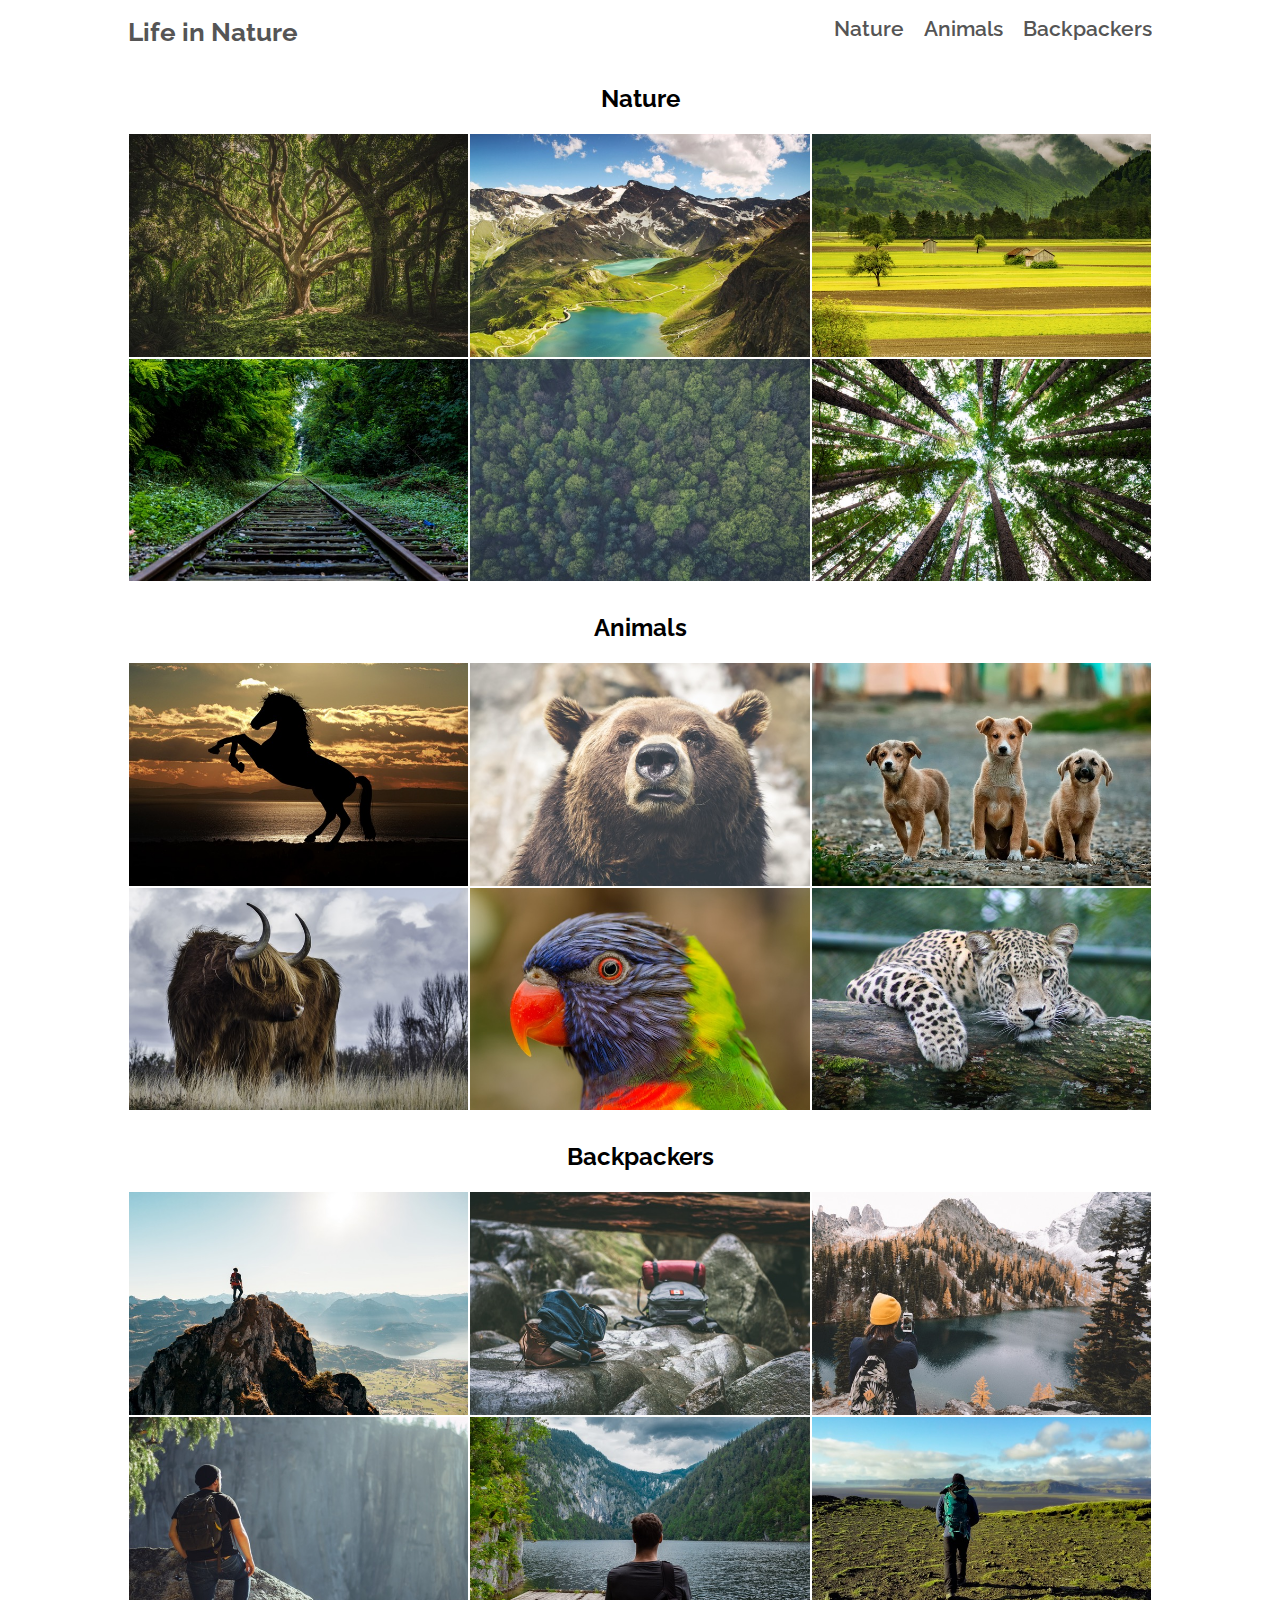
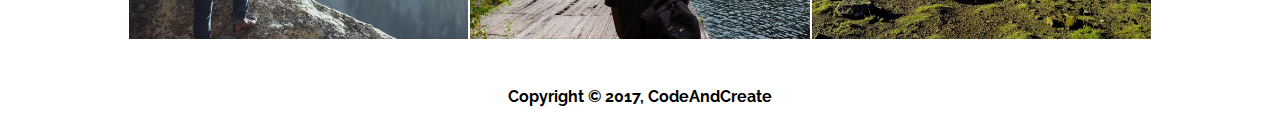
<file: index.html>
<!DOCTYPE html>
<html lang="en">
<head>
    <meta charset="UTF-8">
    <meta name="viewport" content="width=device-width, initial-scale=1.0">
    <link rel='title icon' type='image/png' href='images/camera-icon.png'>
    <link href="https://fonts.googleapis.com/css?family=Raleway" rel="stylesheet">
    <meta http-equiv="X-UA-Compatible" content="ie=edge">
    <link rel='stylesheet' type='text/css' href='style.css'>
    <title>Image Gallery</title>
</head>
<body>
    <div class="wrapper">
        <header>
            <h1>Life in Nature</h1>
            <nav>
                <a href="" id='menu-icon'></a>
                <ul>
                    <li><a href="#nature">Nature</a></li>
                    <li><a href="#animals">Animals</a></li>
                    <li><a href="#backpacker">Backpackers</a></li>
                </ul>
            </nav>
        </header>
        <!-- End header -->

        <section>
            <a name="nature"></a>
            <h2>Nature</h2>
            <div class="container">
                <a href="images/nature1.jpeg"><img src="images/nature1.jpeg" alt="nature1"></a>
                <a href="images/nature2.jpeg"><img src="images/nature2.jpeg" alt="nature2"></a>
                <a href="images/nature3.jpeg"><img src="images/nature3.jpeg" alt="nature3"></a>
                <a href="images/nature4.jpeg"><img src="images/nature4.jpeg" alt="nature4"></a>
                <a href="images/nature5.jpeg"><img src="images/nature5.jpeg" alt="nature5"></a>
                <a href="images/nature6.jpeg"><img src="images/nature6.jpeg" alt="nature6"></a>
            </div>
        </section>
        <!-- End nature section -->
        <section>
            <a name="animals"></a>
            <h2>Animals</h2>
            <div class="container">
                <a href="images/animal1.jpeg"><img src="images/animal1.jpeg" alt="animal1"></a>
                <a href="images/animal2.jpeg"><img src="images/animal2.jpeg" alt="animal2"></a>
                <a href="images/animal3.jpeg"><img src="images/animal3.jpeg" alt="animal3"></a>
                <a href="images/animal4.jpeg"><img src="images/animal4.jpeg" alt="animal4"></a>
                <a href="images/animal5.jpeg"><img src="images/animal5.jpeg" alt="animal5"></a>
                <a href="images/animal6.jpeg"><img src="images/animal6.jpeg" alt="animal6"></a>
            </div>
        </section>
        <!-- End animal section -->
        <section>
            <a name="backpacker"></a>
            <h2>Backpackers</h2>
            <div class="container">
                <a href="images/backpacker1.jpeg"><img src="images/backpacker1.jpeg" alt="backpacker1"></a>
                <a href="images/backpacker2.jpeg"><img src="images/backpacker2.jpeg" alt="backpacker2"></a>
                <a href="images/backpacker3.jpeg"><img src="images/backpacker3.jpeg" alt="backpacker3"></a>
                <a href="images/backpacker4.jpeg"><img src="images/backpacker4.jpeg" alt="backpacker4"></a>
                <a href="images/backpacker5.jpeg"><img src="images/backpacker5.jpeg" alt="backpacker5"></a>
                <a href="images/backpacker6.jpeg"><img src="images/backpacker6.jpeg" alt="backpacker6"></a>
            </div>
        </section>
        <!-- End backpacker section -->

        <footer>
            <p>Copyright &copy; 2017, CodeAndCreate</p>
        </footer>
    </div>
    
</body>
</html>
</file>
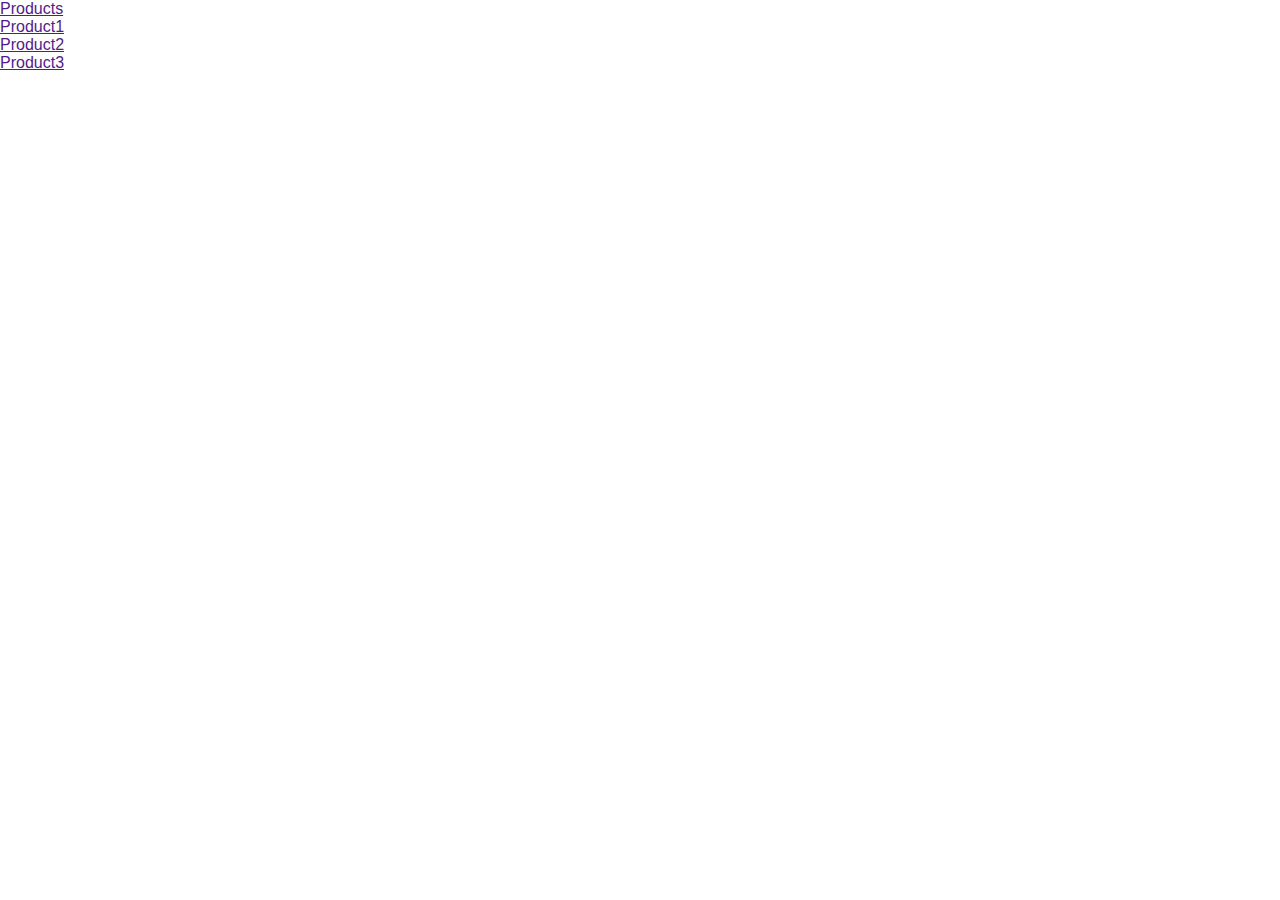
<file: index1.html>
<!DOCTYPE html>
<html lang="en">
<head>
    <meta charset="UTF-8">
    <meta name="viewport" content="width=device-width, initial-scale=1.0">
    <meta http-equiv="X-UA-Compatible" content="ie=edge">
    <link rel='stylesheet' type='text/css' href='style.css'>
    <title>udemy html</title>
    <style>
        .dropdown-content {
            display: none;
        }
        .dropdown:hover .dropdown-content {
            display: block;
        }    
    </style>
</head>
<body>
    <!-- <input type="file" name="" id=""> -->
    <div class="dropdown">
        <a href="">Products</a>
        <div class="dropdown-content">
            <a href="">Product1</a>
        </div>
        <div class="dropdown-content">
            <a href="">Product2</a>
        </div>
        <div class="dropdown-content">
            <a href="">Product3</a>
        </div>

    </div>



</body>
</html>
</file>
<file: style.css>
body {
    margin: 0;
    padding: 0;
    width: 100%;
    font-family: 'Raleway', sans-serif;
    font-size: 16px;
}

.wrapper {
    width: 80%;
    margin: auto;
    max-width: 1200px;
}

/* End Common Section */

header {
    overflow: hidden;
}

header h1 {
    float: left;
    color: #555;
    font-size: 160%;
}

nav {
    float: right;
}

nav ul li {
    list-style: none;
    float: left;
    margin-left: 20px;
}

nav ul li a {
    text-decoration: none;
    font-size: 130%;
    font-weight: 600;
    color: #555;
}

nav ul li a:hover {
    color: #aaa;
}

/* End Navigation */

section:after {
    content: " ";
    display: block;
    clear: both;
}

section div.container img {
    width: 33.333%;
    float: left;
    opacity: 1;
    box-sizing: border-box;
    border: 1px solid transparent;
    transition: opacity 0.5s;
}

section div.container img:hover {
    opacity: 0.7;
}

section {
    margin-bottom: 3%;
}

section h2 {
    text-align: center;
}

footer {
    overflow: hidden;
    text-align: center;
    padding-bottom: 10px;
}

footer p {
    font-weight: bold;
}

@media only screen and (max-width: 768px) {
    .wrapper {
        width: 100%;
    }

    header h1 {
        margin-left: 3%;
    }

    #menu-icon {
        width: 30px;
        height: 26px;
        background: url(images/menu.png) no-repeat center;
        position: absolute;
        top: 2%;
        right: 5%;
        z-index: 100;
    }

    nav ul {
        display: none;
        position: absolute;
        right: 5%;
        top: 0%;
        padding: 3% 7%;
        background: #eee;
        width: 200px;
        text-align: center;
        z-index: 10;
    }

    nav ul li {
        width: 90%;
        padding: 5%;
        margin: auto;
    }

    nav ul li a {
        padding: 5% 20%;
    }

    nav ul li a:hover {
        border-bottom: 1px solid #aaa;
    }

    nav:hover ul {
        display: block;
    }

    section div.container img {
        display: block;
        float: none;
        width: 100%;
        height: auto;
    }

}

@media only screen and (min-width: 768px) and (max-width: 1024px) {
    .wrapper {
        width: 100%;
    }
    header h1 {
        margin-left: 3%;
    }
    nav {
        margin-right: 3%;
    }
}
</file>
